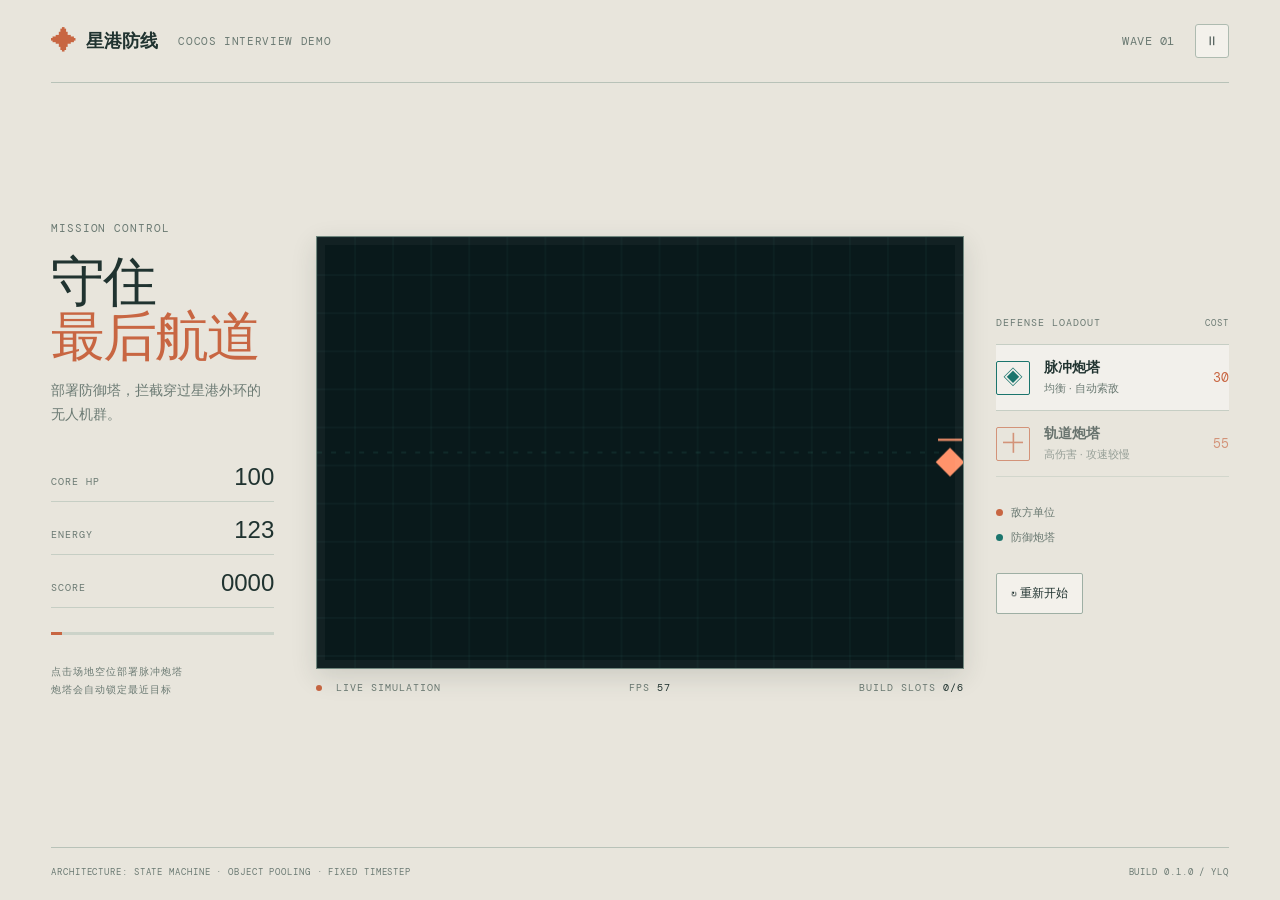
<file: cocos/index.html>
<!doctype html>
<html lang="zh-CN">
  <head>
    <meta charset="UTF-8" />
    <meta name="viewport" content="width=device-width, initial-scale=1.0" />
    <title>星港防线 · Cocos 面试 Demo</title>
    <link rel="stylesheet" href="./style.css" />
  </head>
  <body>
    <main class="app-shell">
      <header class="topbar">
        <div class="brand"><span class="brand-mark">✦</span><span>星港防线</span><small>COCOS INTERVIEW DEMO</small></div>
        <div class="top-actions"><span id="waveLabel">WAVE 01</span><button id="pauseButton" class="icon-button" aria-label="暂停游戏">Ⅱ</button></div>
      </header>

      <section class="game-layout">
        <aside class="side-panel left-panel">
          <p class="eyebrow">MISSION CONTROL</p>
          <h1>守住<br /><em>最后航道</em></h1>
          <p class="intro">部署防御塔，拦截穿过星港外环的无人机群。</p>
          <div class="stats">
            <div><span>CORE HP</span><strong id="hpValue">100</strong></div>
            <div><span>ENERGY</span><strong id="energyValue">120</strong></div>
            <div><span>SCORE</span><strong id="scoreValue">0000</strong></div>
          </div>
          <div class="progress-track"><span id="waveProgress"></span></div>
          <p class="hint">点击场地空位部署脉冲炮塔<br />炮塔会自动锁定最近目标</p>
        </aside>

        <section class="arena-wrap">
          <div class="arena-frame">
            <canvas id="gameCanvas" aria-label="星港防线游戏区域"></canvas>
            <div id="pauseOverlay" class="pause-overlay hidden"><span>MISSION PAUSED</span><button id="resumeButton">继续任务</button></div>
          </div>
          <div class="arena-caption"><span><i class="live-dot"></i> LIVE SIMULATION</span><span>FPS <b id="fpsValue">60</b></span><span>BUILD SLOTS <b id="towerCount">0/6</b></span></div>
        </section>

        <aside class="side-panel right-panel">
          <div class="panel-heading"><span>DEFENSE LOADOUT</span><span class="cost-label">COST</span></div>
          <button class="tower-card selected" data-type="pulse"><span class="tower-icon pulse-icon">◈</span><span><b>脉冲炮塔</b><small>均衡 · 自动索敌</small></span><strong>30</strong></button>
          <button class="tower-card" data-type="rail"><span class="tower-icon rail-icon">╋</span><span><b>轨道炮塔</b><small>高伤害 · 攻速较慢</small></span><strong>55</strong></button>
          <div class="legend"><span><i class="legend-dot enemy"></i>敌方单位</span><span><i class="legend-dot tower"></i>防御炮塔</span></div>
          <button id="restartButton" class="restart-button">↻ 重新开始</button>
        </aside>
      </section>

      <footer><span>ARCHITECTURE: STATE MACHINE · OBJECT POOLING · FIXED TIMESTEP</span><span>BUILD 0.1.0 / YLQ</span></footer>
    </main>
    <div id="resultDialog" class="result-dialog hidden"><div class="result-card"><p class="eyebrow">MISSION REPORT</p><h2 id="resultTitle">航道已守住</h2><p id="resultText"></p><button id="resultButton">再次出击</button></div></div>
    <script src="./main.js"></script>
  </body>
</html>
</file>
<file: cocos/style.css>
@import url('https://fonts.googleapis.com/css2?family=DM+Mono:wght@400;500&family=Space+Grotesk:wght@400;500;600;700&display=swap');

:root { --ink:#e7f4f2; --muted:#87a6a6; --line:rgba(147,203,198,.2); --cyan:#66e0cf; --orange:#ff936b; --bg:#071113; }
* { box-sizing:border-box; }
body { margin:0; min-height:100vh; color:var(--ink); background:radial-gradient(circle at 50% 15%, #173331 0, var(--bg) 42%, #040809 100%); font-family:'Space Grotesk','Microsoft YaHei',sans-serif; }
button { font:inherit; cursor:pointer; }
.app-shell { width:min(1480px,100%); min-height:100vh; margin:auto; padding:28px 4vw 22px; display:flex; flex-direction:column; }
.topbar, footer, .arena-caption, .panel-heading { display:flex; justify-content:space-between; align-items:center; }
.topbar { padding-bottom:24px; border-bottom:1px solid var(--line); }
.brand { display:flex; align-items:center; gap:10px; font-size:18px; font-weight:600; letter-spacing:.04em; }.brand-mark { color:var(--cyan); font-size:25px; }.brand small { margin-left:10px; color:var(--muted); font:11px 'DM Mono',monospace; letter-spacing:.14em; }
.top-actions { display:flex; align-items:center; gap:20px; color:var(--cyan); font:12px 'DM Mono',monospace; letter-spacing:.1em; }.icon-button { width:34px; height:34px; border:1px solid var(--line); color:var(--ink); background:rgba(255,255,255,.04); border-radius:50%; }
.game-layout { flex:1; display:grid; grid-template-columns:minmax(190px, .72fr) minmax(440px, 2fr) minmax(190px, .72fr); gap:32px; align-items:center; padding:5vh 0; }
.side-panel { align-self:center; }.left-panel { padding-right:10px; }.eyebrow { margin:0 0 20px; color:var(--cyan); font:11px 'DM Mono',monospace; letter-spacing:.2em; }.left-panel h1 { margin:0; font-size:clamp(38px,4.2vw,68px); line-height:1.02; letter-spacing:-.06em; }.left-panel h1 em { color:var(--cyan); font-style:normal; }.intro { max-width:260px; color:var(--muted); line-height:1.7; font-size:14px; }.stats { display:grid; gap:14px; margin-top:36px; }.stats div { display:flex; justify-content:space-between; align-items:baseline; border-bottom:1px solid var(--line); padding-bottom:10px; }.stats span,.panel-heading,.arena-caption,footer,.hint { color:var(--muted); font:10px 'DM Mono',monospace; letter-spacing:.1em; }.stats strong { font-size:24px; font-weight:500; color:var(--ink); }.progress-track { height:3px; margin-top:24px; background:rgba(255,255,255,.1); }.progress-track span { display:block; height:100%; width:0%; background:var(--cyan); transition:width .2s; }.hint { line-height:1.8; margin-top:28px; }
.arena-wrap { min-width:0; }.arena-frame { position:relative; overflow:hidden; border:1px solid var(--line); background:#09191b; box-shadow:0 20px 70px rgba(0,0,0,.35), inset 0 0 60px rgba(72,200,183,.06); }.arena-frame:before { content:''; position:absolute; inset:0; pointer-events:none; border:8px solid rgba(102,224,207,.04); }.arena-frame canvas { display:block; width:100%; aspect-ratio:1.5; }.arena-caption { padding-top:12px; }.live-dot { display:inline-block; width:6px; height:6px; border-radius:50%; margin-right:7px; background:var(--cyan); box-shadow:0 0 9px var(--cyan); }.arena-caption b { color:var(--ink); font-weight:400; }
.panel-heading { padding-bottom:15px; border-bottom:1px solid var(--line); }.cost-label { font-size:9px; }.tower-card { width:100%; display:grid; grid-template-columns:38px 1fr auto; gap:10px; align-items:center; padding:14px 0; text-align:left; color:var(--ink); border:0; border-bottom:1px solid var(--line); background:none; opacity:.64; transition:.2s; }.tower-card:hover,.tower-card.selected { opacity:1; }.tower-card.selected { color:var(--cyan); }.tower-card b,.tower-card small { display:block; }.tower-card b { font-size:14px; color:var(--ink); }.tower-card small { margin-top:4px; color:var(--muted); font-size:11px; }.tower-card strong { color:var(--orange); font:13px 'DM Mono',monospace; }.tower-icon { display:grid; place-items:center; width:34px; height:34px; border:1px solid currentColor; color:var(--cyan); font-size:20px; }.rail-icon { color:var(--orange); }.legend { display:flex; flex-direction:column; gap:10px; margin:28px 0; color:var(--muted); font-size:11px; }.legend-dot { display:inline-block; width:7px; height:7px; margin-right:8px; background:var(--orange); border-radius:50%; }.legend-dot.tower { background:var(--cyan); }.restart-button,.result-card button { padding:11px 14px; border:1px solid var(--line); color:var(--cyan); background:rgba(102,224,207,.07); font-size:12px; }.restart-button:hover,.result-card button:hover { background:rgba(102,224,207,.16); }
 footer { border-top:1px solid var(--line); padding-top:18px; font-size:9px; }.pause-overlay,.result-dialog { position:fixed; inset:0; z-index:3; display:grid; place-items:center; background:rgba(3,8,9,.72); backdrop-filter:blur(8px); }.hidden { display:none !important; }.pause-overlay span { font:18px 'DM Mono',monospace; letter-spacing:.18em; color:var(--cyan); }.pause-overlay button { margin-top:22px; padding:10px 20px; border:1px solid var(--cyan); color:var(--cyan); background:transparent; }.pause-overlay { display:flex; flex-direction:column; }.result-card { width:min(380px,90vw); padding:38px; text-align:center; border:1px solid var(--line); background:#0b1b1c; box-shadow:0 20px 80px #000; }.result-card h2 { margin:0 0 12px; font-size:32px; }.result-card p:not(.eyebrow) { color:var(--muted); font-size:14px; }.result-card button { margin-top:16px; }
@media (max-width:900px) { .app-shell { padding:18px 5vw; }.game-layout { grid-template-columns:1fr; gap:26px; padding:32px 0; }.left-panel { display:grid; grid-template-columns:1fr 1fr; gap:0 20px; }.left-panel .eyebrow,.left-panel h1,.left-panel .intro { grid-column:1/-1; }.stats { margin-top:12px; }.hint { margin-top:12px; }.right-panel { display:grid; grid-template-columns:1fr 1fr; gap:0 20px; }.right-panel .panel-heading,.right-panel .legend,.right-panel .restart-button { grid-column:1/-1; }.brand small { display:none; } }
@media (max-width:560px) { .topbar { padding-bottom:16px; }.left-panel { display:block; }.stats { margin-top:24px; }.arena-frame canvas { aspect-ratio:1.1; }.right-panel { display:block; } footer { display:block; line-height:1.8; } footer span { display:block; } }

/* Editorial game desk: quiet surfaces, clear controls, no synthetic glow. */
:root { --ink:#203330; --muted:#6b7a73; --line:#c6cec4; --cyan:#1b756d; --orange:#c86642; --bg:#e8e5dc; }
body { background:#e8e5dc; font-family:'Microsoft YaHei', 'Noto Sans SC', sans-serif; }
.app-shell { max-width:1440px; padding-top:24px; }
.topbar { border-bottom:1px solid #b8c2b8; }
.brand { letter-spacing:0; }.brand-mark { color:var(--orange); }.brand small { color:var(--muted); letter-spacing:.06em; }
.top-actions { color:var(--muted); letter-spacing:.04em; }.icon-button { border-color:#aebbb0; color:var(--ink); background:#f3f1eb; border-radius:3px; }
.left-panel h1 { font-family:Georgia, 'Noto Serif SC', serif; font-weight:500; letter-spacing:-.04em; }.left-panel h1 em { color:var(--orange); }.eyebrow { color:var(--muted); letter-spacing:.08em; }
.stats strong { color:var(--ink); }.stats div { border-color:#c6cec4; }.progress-track { background:#ccd3c9; }.progress-track span { background:var(--orange); }
.arena-frame { border:1px solid #71877e; background:#15312f; box-shadow:0 8px 24px rgba(40,55,47,.14); }.arena-frame:before { border:8px solid rgba(255,255,255,.035); }
.arena-caption { color:var(--muted); }.live-dot { background:var(--orange); box-shadow:none; }
.panel-heading { color:var(--muted); border-color:#c6cec4; }.tower-card { border-color:#c6cec4; }.tower-card:hover,.tower-card.selected { background:rgba(255,255,255,.42); }.tower-card.selected { color:var(--cyan); }.tower-card b { color:var(--ink); }.tower-card strong { color:var(--orange); }.tower-icon { border-radius:2px; }.legend { color:var(--muted); }
.restart-button,.result-card button { border-color:#9eafa4; color:var(--ink); background:#f3f1eb; border-radius:2px; }.restart-button:hover,.result-card button:hover { background:#fffdf8; }
footer { border-color:#b8c2b8; color:var(--muted); }.pause-overlay,.result-dialog { background:rgba(31,48,44,.72); backdrop-filter:blur(3px); }.pause-overlay span { color:#f1f0e9; letter-spacing:.08em; }.pause-overlay button { border-color:#e5ece5; color:#fff; border-radius:2px; }.result-card { border:1px solid #b8c2b8; background:#f3f0e7; box-shadow:0 12px 30px rgba(17,35,30,.2); border-radius:2px; }.result-card h2 { font-family:Georgia, 'Noto Serif SC', serif; font-weight:500; }
</file>
